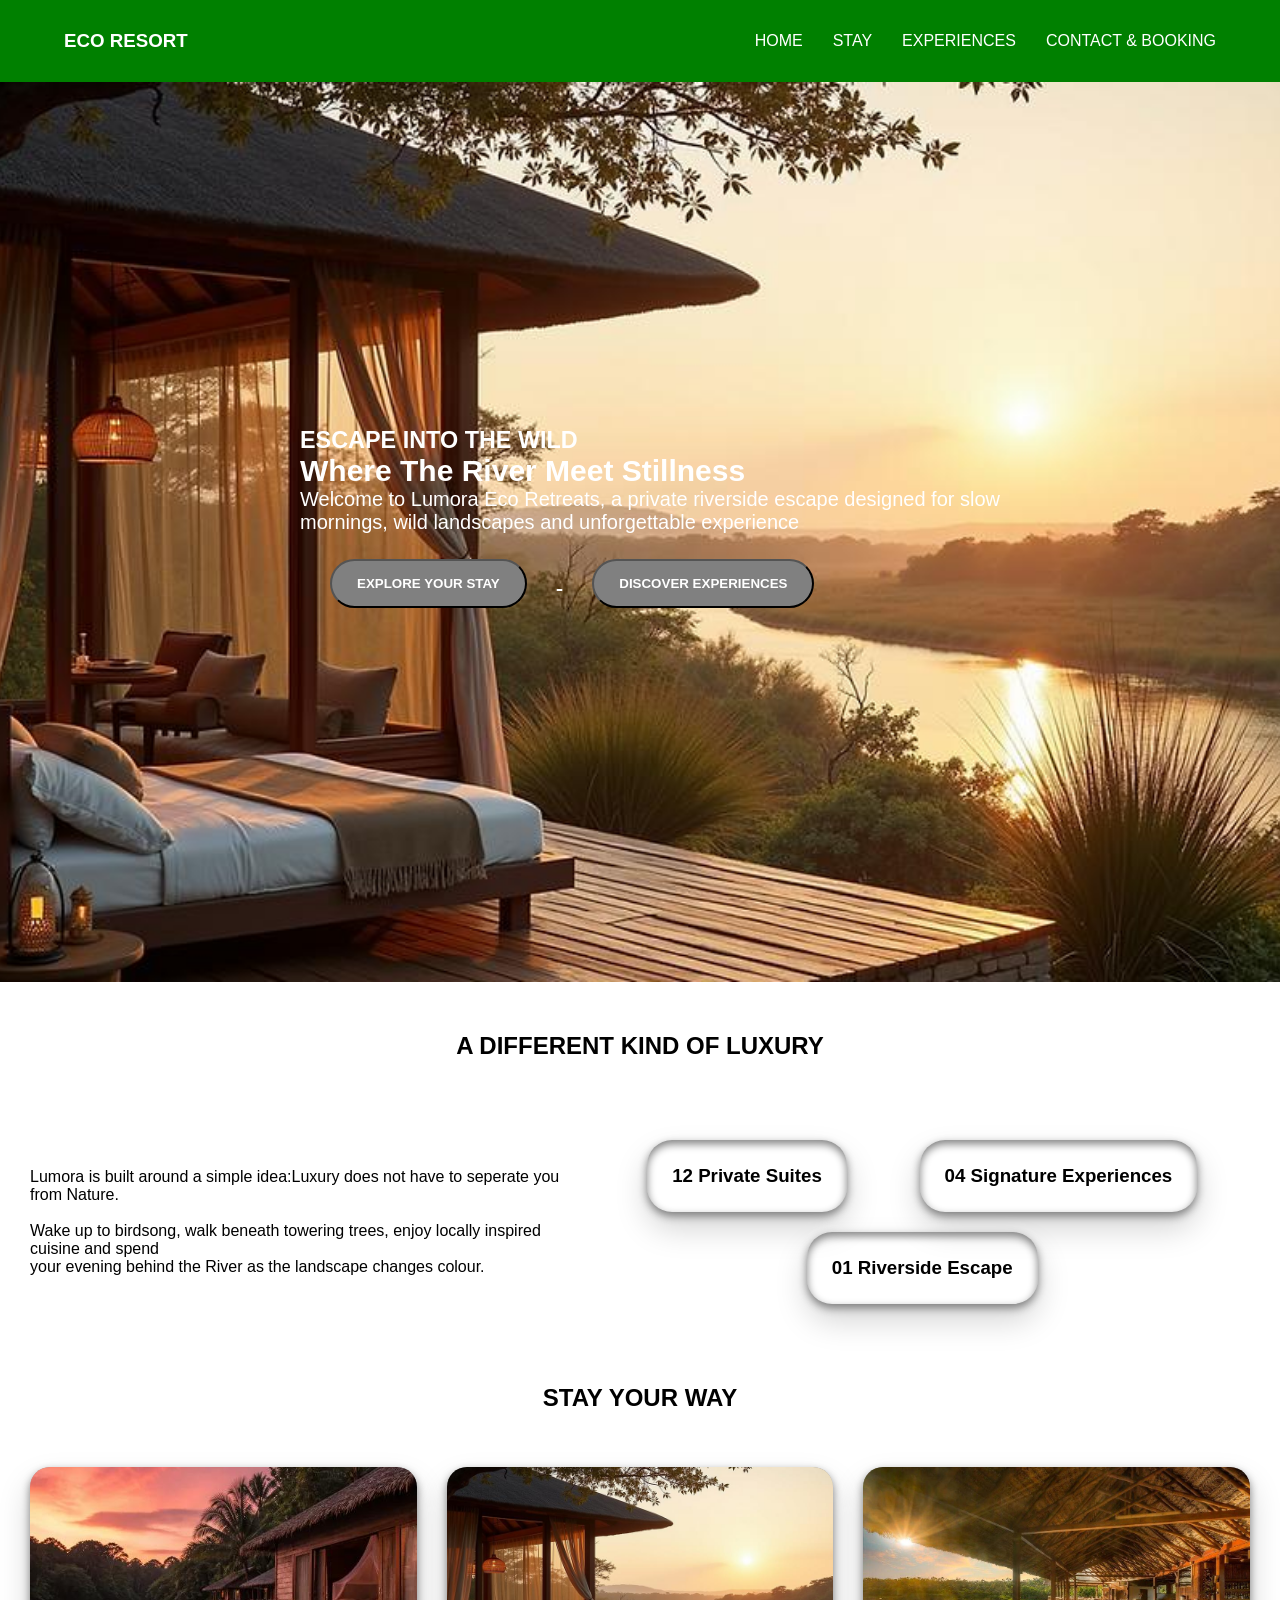
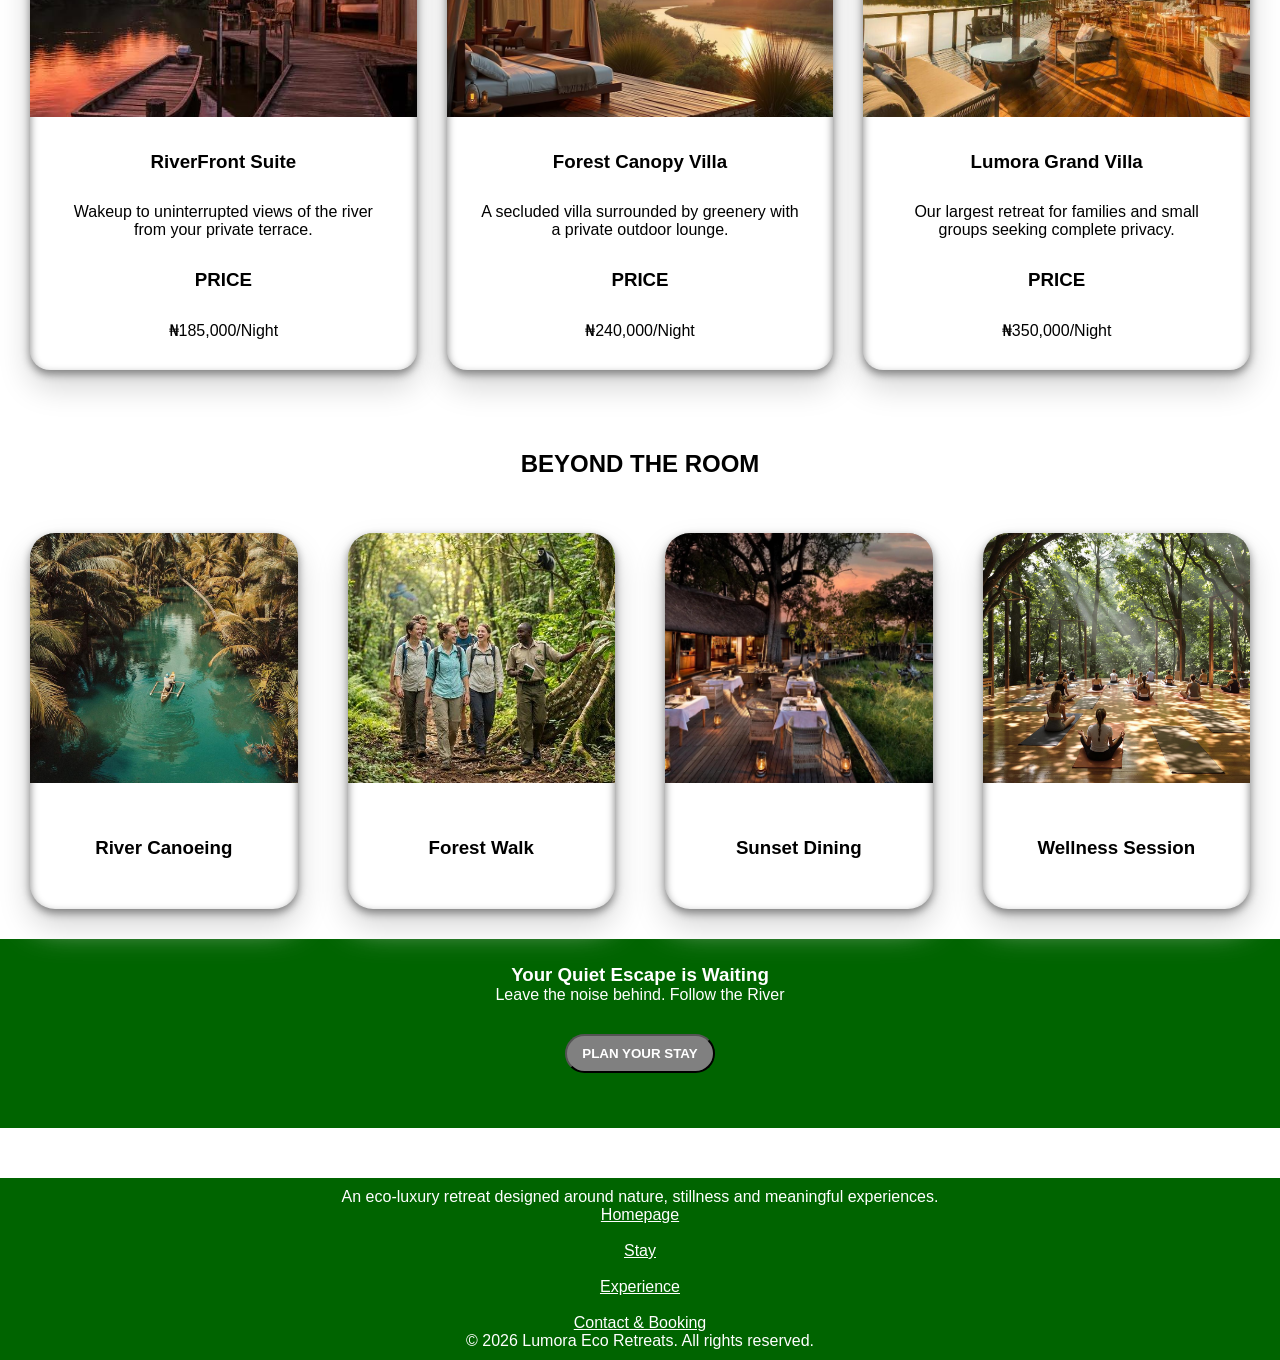
<file: index.html>
<!DOCTYPE html>
<html lang="en">
<head>
    <meta charset="UTF-8">
    <meta name="viewport" content="width=device-width, initial-scale=1.0">
    <title>Homepage</title>
    <link rel="stylesheet" href="style.css">
    
</head>
<body>
    <header class="eco-header">
        <h3 class="eco-logo">ECO RESORT</h3>
        <nav class="navbar">
            
            <a href="index.html">HOME</a>
            <a href="stay.html">STAY</a>
            <a href="experience.html">EXPERIENCES</a>
            <a href="contact.html">CONTACT & BOOKING</a>
        </nav>
        <details class="eco-menu">
                <summary class="hamburger">
                    <span></span>
                    <span></span>
                    <span></span>
                </summary>
                <nav class="nav-links">
                    <a href="index.html">HOME</a>
                    <a href="stay.html">STAY</a>
                    <a href="experience.html">EXPERIENCES</a>
                    <a href="contact.html">CONTACT & BOOKING</a>
                </nav>
            
            </details>
        
    </header>
    

    <main>
        <section class="home-hero">
            <div class="home-hero-content">
                <h3 class="home-hero-overlay">
                    ESCAPE INTO THE WILD
                </h3>
                <h2>Where The River Meet Stillness</h2>
                <p>
                    Welcome to Lumora Eco Retreats, a private riverside escape designed for slow<br>mornings, wild landscapes and unforgettable experience
                </p>
                
                <a href="stay.html">
                    <button class="button">
                    <b>EXPLORE YOUR STAY</b>
                </button>
                </a>
                <a href="experience.html">
                    <button class="button">
                    <b>DISCOVER EXPERIENCES</b>
                </button>
                </a>
            </div>
        </section>


        <h2 class="h2">A DIFFERENT KIND OF LUXURY</h2>

        <section class="luxury-section">
            <div>
                <p>
                    Lumora is built around a simple idea:Luxury does not have to seperate you from Nature.<br><br>
                
                    Wake up to birdsong, walk beneath  towering trees, enjoy locally inspired cuisine and spend <br>your evening behind the River as the landscape  changes colour.
                </p>
            </div>

            <div class="luxury">
                <div class="luxury1">
                    <h3>
                    12
                    Private Suites
                </h3>
                </div>
                <div class="luxury1">
                    <h3>
                    04
                    Signature Experiences
                </h3>
                </div>
                <div class="luxury1">
                    <h3>
                    01
                    Riverside Escape
                </h3>
                </div>
            </div>
        </section>

        <h2 class="h2">
            STAY YOUR WAY
        </h2>

        <section class="stay-section">
            
            
            <div class="card">
                <img src="/images/home4.jpg">
                <h3>
                    RiverFront Suite
                </h3>
                <p>
                    Wakeup to uninterrupted views of the river from your private terrace.
                </p>
                <h3>PRICE</h3>
                <p>
                    &#8358;185,000/Night
                </p>
            </div>

            <div class="card">
                <img src="/images/home2.jpg">
                <h3>
                    Forest Canopy Villa
                </h3>
                <p>
                    A secluded villa surrounded by greenery with a private outdoor lounge. 
                </p>
                <h3>PRICE</h3>
                <p>
                    &#8358;240,000/Night
                </p>
            </div>

            <div class="card">
                <img src="/images/home6.jpg">
                <h3>
                    Lumora Grand Villa
                </h3>
                <p>
                    Our largest retreat for families and small groups seeking complete privacy. 
                </p>
                <h3>PRICE</h3>
                <p>
                    &#8358;350,000/Night
                </p>
            </div>
            
        </section>

        <h2 class="h2">
            BEYOND THE ROOM
        </h2>

        <section class="experience-preview">
            <div class="experience-card">
                <img src="/images/home8.jpg">
                <h3>
                    River Canoeing
                </h3>
            </div>
            <div class="experience-card">
                <img src="/images/home7.jpg">
                <h3>
                    Forest Walk
                </h3>
            </div>

            <div class="experience-card">
                <img src="/images/home9.jpg">
                <h3>
                    Sunset Dining
                </h3>
            </div>

            <div class="experience-card">
                <img src="/images/home10.jpg">
                <h3>
                    Wellness Session
                </h3>
            </div>
        </section>

  

        <div class="footer-preview">
            <h3>
                Your Quiet Escape is Waiting
            </h3>
            <p>
                Leave the noise behind. Follow the River
                <br>
                
            </p>

            <a href="stay.html">
                <button id="button">
                <b>PLAN YOUR STAY</b>
            </button>
            </a>
        </div>

        <style>
           
        </style>

    </main>

    <footer>
        <div>
            <p>
                An eco-luxury retreat designed around nature, stillness and meaningful experiences.
            </p>
            <a href="index.html">Homepage</a><br><br>
                <a href="stay.html">Stay</a><br><br>
                <a href="experience.html">Experience</a><br><br>
                <a href="contact.html">Contact & Booking</a>
            <p>
                &copy; 2026 Lumora Eco Retreats.  All rights reserved.
            </p>
        </div>
        
    </footer>
</body>
</html>
</file>
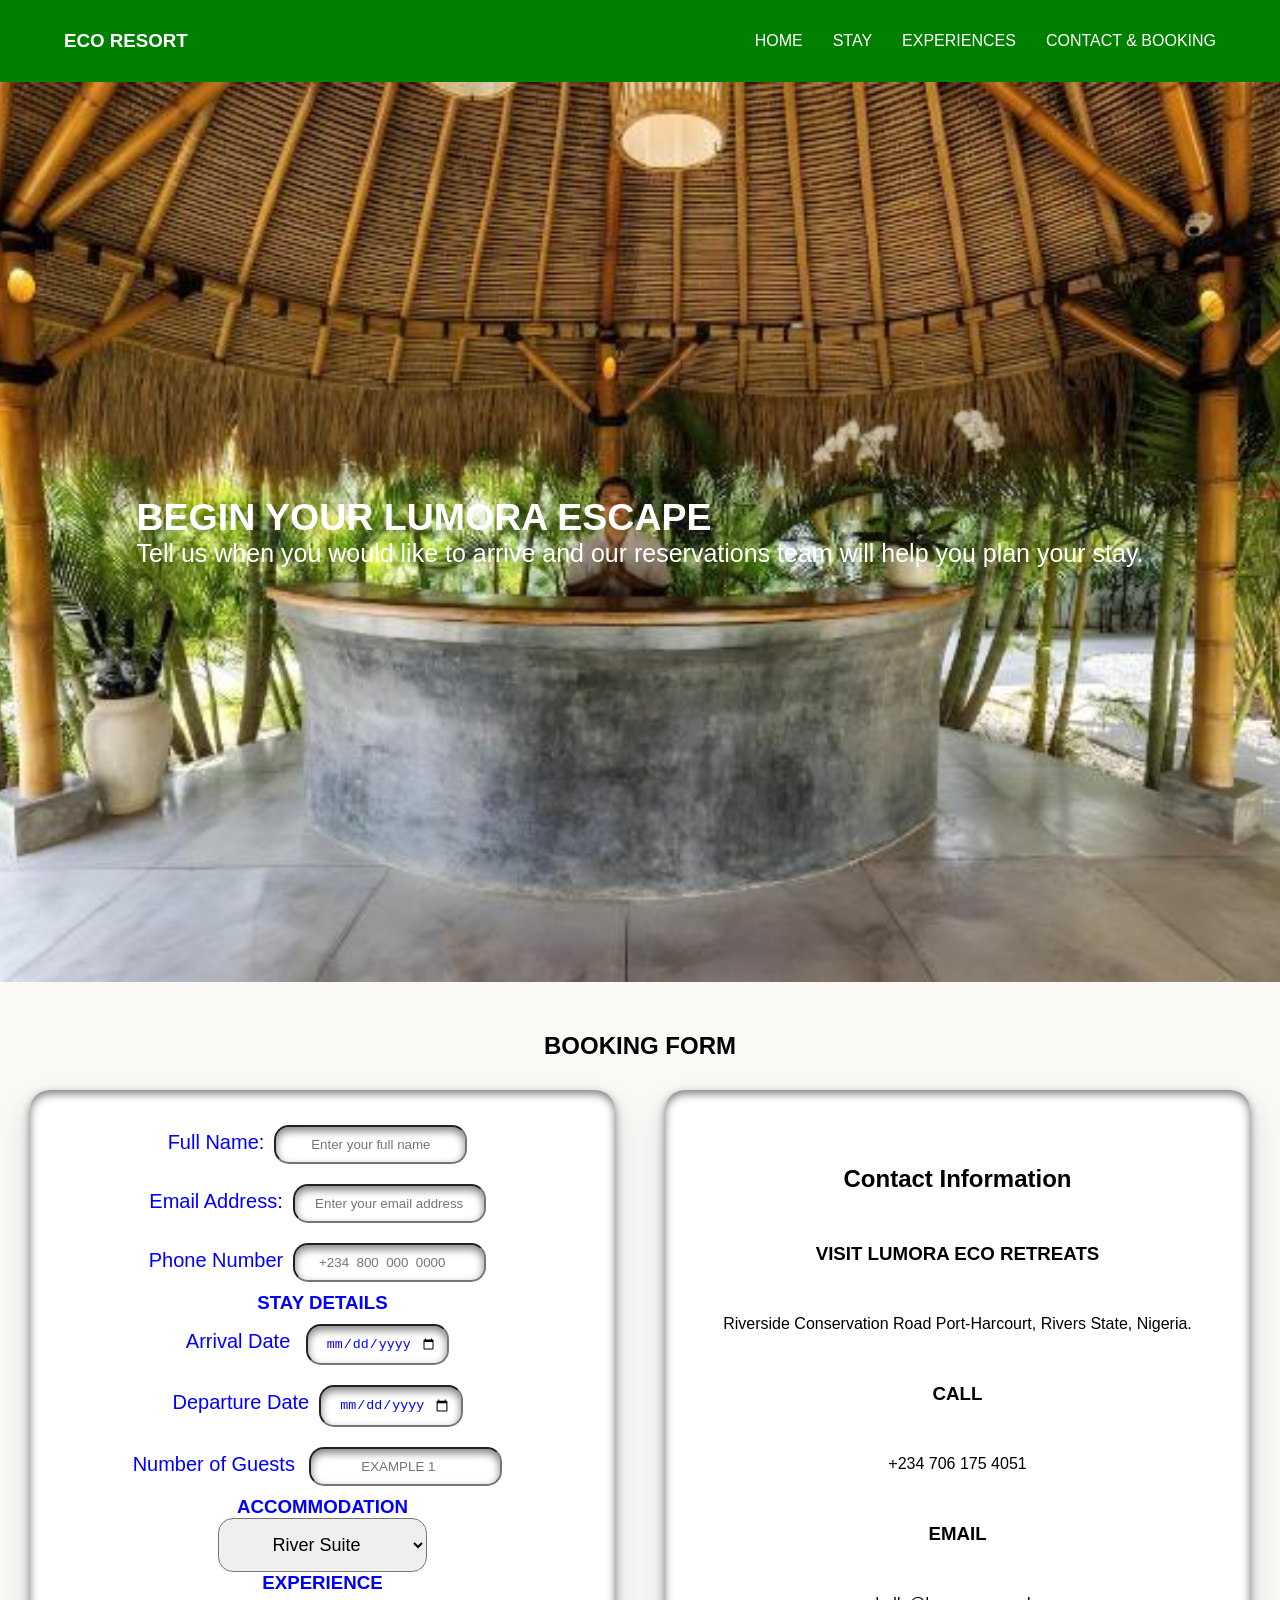
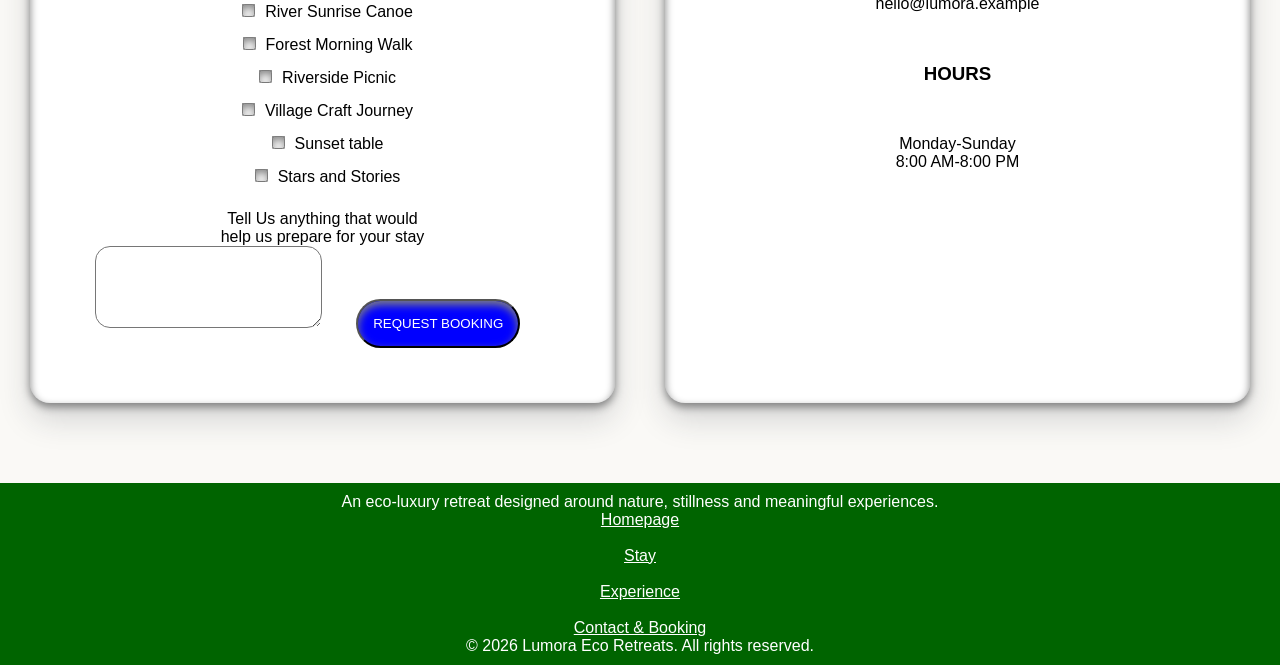
<file: contact.html>
<!DOCTYPE html>
<html lang="en">
<head>
    <meta charset="UTF-8">
    <meta name="viewport" content="width=device-width, initial-scale=1.0">
    <title>Homepage</title>
    <link rel="stylesheet" href="style.css">
</head>
<body>
     <header class="eco-header">
        <h3 class="eco-logo">ECO RESORT</h3>
        <nav class="navbar">
            
            <a href="index.html">HOME</a>
            <a href="stay.html">STAY</a>
            <a href="experience.html">EXPERIENCES</a>
            <a href="contact.html">CONTACT & BOOKING</a>
        </nav>
        <details class="eco-menu">
                <summary class="hamburger">
                    <span></span>
                    <span></span>
                    <span></span>
                </summary>
                <nav class="nav-links">
                    <a href="index.html">HOME</a>
                    <a href="stay.html">STAY</a>
                    <a href="experience.html">EXPERIENCES</a>
                    <a href="contact.html">CONTACT & BOOKING</a>
                </nav>
            
            </details>
        
    </header>

    

    <main>
        <section class="back">
        <section class="contact-hero">
            <div class="contact-hero-content">
                <h2>
                    BEGIN YOUR LUMORA ESCAPE
                </h2>

                <p>
                    Tell us when you would like to arrive and our reservations team will help you plan your stay.
                </p>

            </div>
        </section>

        <h2 class="h2">
            BOOKING FORM
        </h2>

        <section class="form-section">
            <form class="booking-form">
                <label>Full Name:</label><input type="text" placeholder="Enter your full name"><br>

                <label>Email Address:</label><input type="email" placeholder="Enter your email address"><br>

                <label>Phone Number</label><input type="number" placeholder="+234  800  000  0000">

                <h3 class="accommodate">
                    STAY DETAILS
                </h3>

                <label>
                    Arrival Date
                </label><input type="date" placeholder="Select Arrival Date"><br>

                <label>Departure Date</label><input type="date" placeholder="Select Departure Date"><br>

                <label>Number of Guests</label>
                <input type="number" list="numbers" placeholder="EXAMPLE 1">
                <datalist>
                    <select>
                        <option>1 Guest</option>
                        <option>2 Guests</option>
                        <option>3 Guests</option>
                        <option>4 Guests</option>
                        <option>5 Guests</option>
                        <option>6 Guests</option>
                    </select>
                </datalist>

                <h3 class="accommodate">
                    ACCOMMODATION
                </h3>

                <select>
                    <option>River Suite</option>
                    <option>Forest Canopy Villa</option>
                    <option>Lumora Grand Villa</option>
                </select>

                <h3 class="accommodate">
                    EXPERIENCE
                </h3>

                <input type="checkbox">River Sunrise Canoe<br>
                <input type="checkbox">Forest Morning Walk<br>
                <input type="checkbox">Riverside Picnic<br>
                <input type="checkbox">Village Craft Journey<br>
                <input type="checkbox">Sunset table<br>
                <input type="checkbox">Stars and Stories<br><br>

                Tell Us anything that would <br>help us prepare for your stay<br><textarea></textarea>

                <button>
                    REQUEST BOOKING
                </button>

            </form>

            <div class="contact-section">
                <h2>
                    Contact Information
                </h2>
                <h3>
                    VISIT LUMORA ECO RETREATS
                </h3>
                <p>
                    Riverside Conservation Road Port-Harcourt, Rivers State, Nigeria. 
                </p>
                <h3>
                    CALL
                </h3>
                <p>
                    +234  706  175  4051
                </p>
                <h3>
                    EMAIL
                </h3>
                <p>
                    hello@lumora.example
                </p>

                <h3>
                    HOURS
                </h3>
                <p>
                    Monday-Sunday <br>
                    8:00 AM-8:00 PM
                </p>
            </div>

        </section>

        
    </section>
    </main>
        
    <footer>
        <div>
            <p>
                An eco-luxury retreat designed around nature, stillness and meaningful experiences.
            </p>
            <a href="index.html">Homepage</a><br><br>
                <a href="stay.html">Stay</a><br><br>
                <a href="experience.html">Experience</a><br><br>
                <a href="contact.html">Contact & Booking</a>
            <p>
                &copy; 2026 Lumora Eco Retreats.  All rights reserved.
            </p>
        </div>
        <style>
            footer{
                text-align: center;
                padding: 10px;
                background-color: darkgreen;
                color: white;
            }
            a{
                color: white;
            }
        </style>
    </footer>
</body>
</html>
</file>
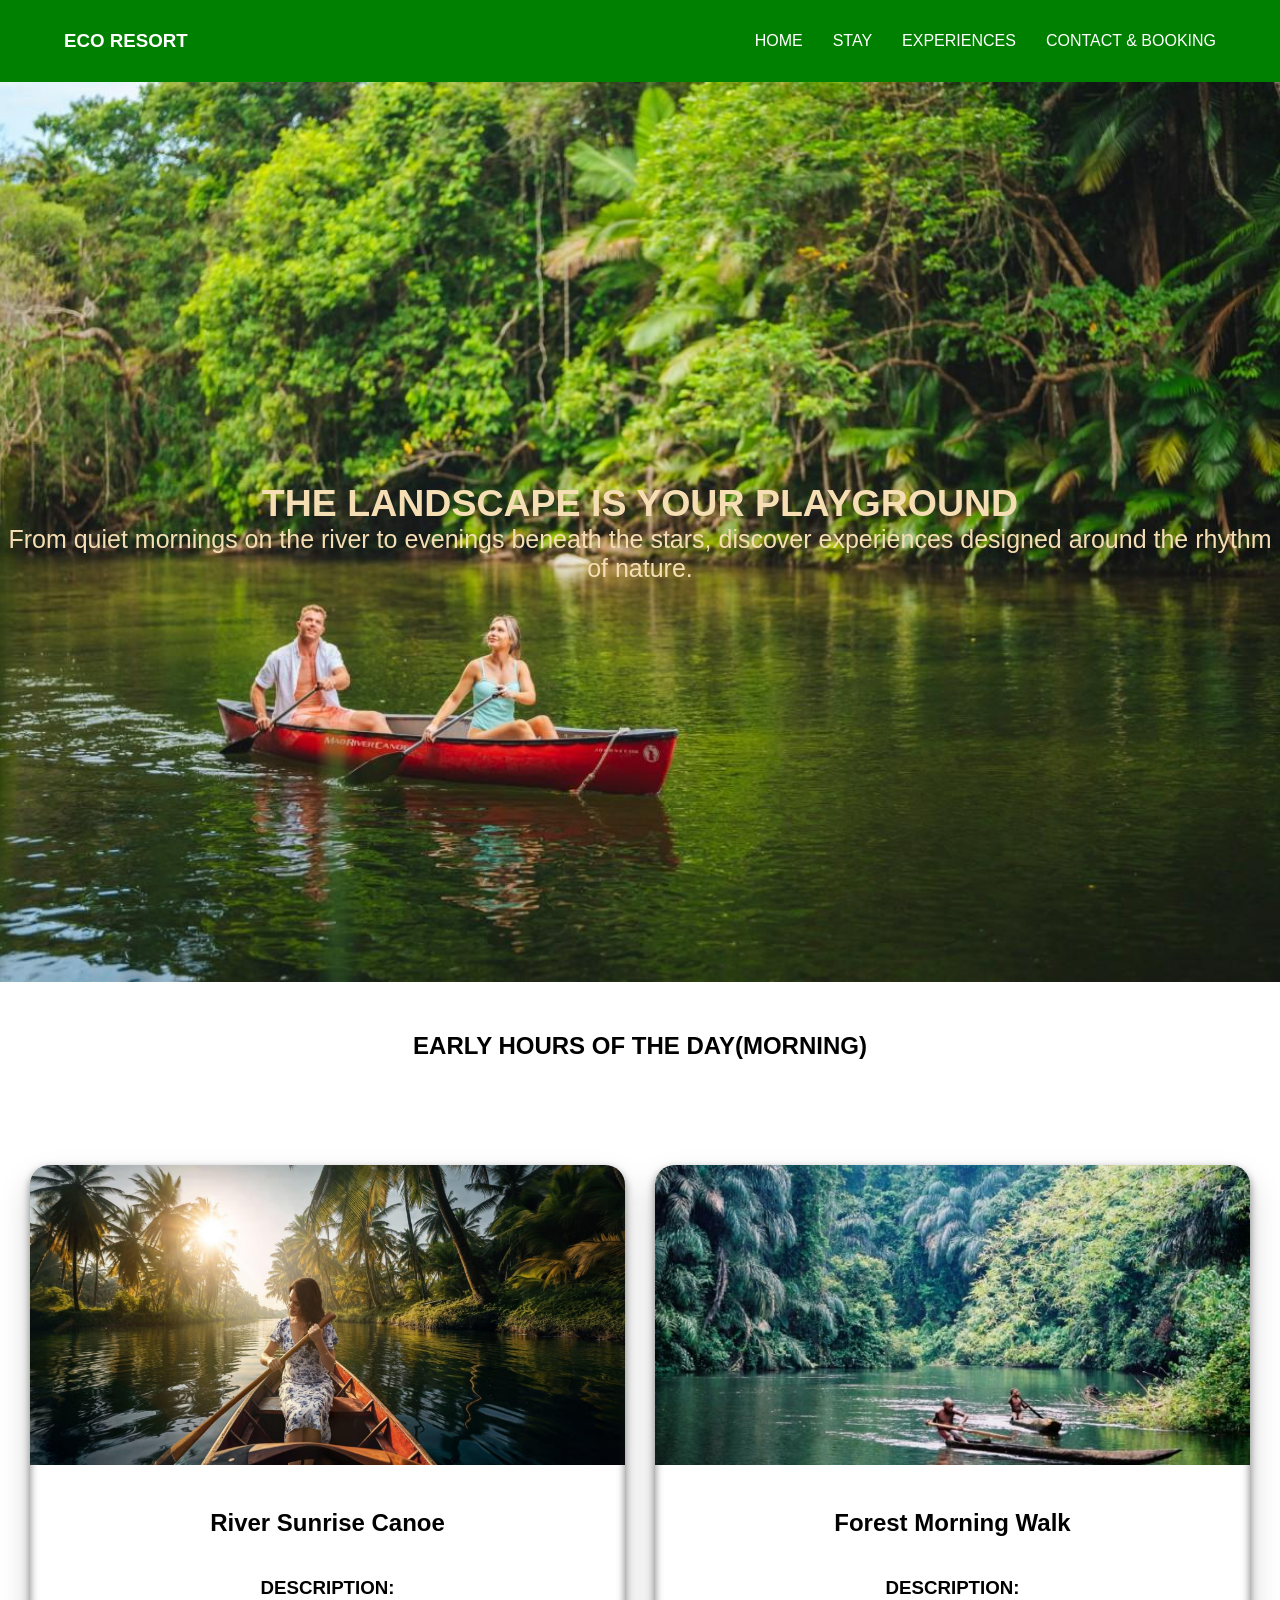
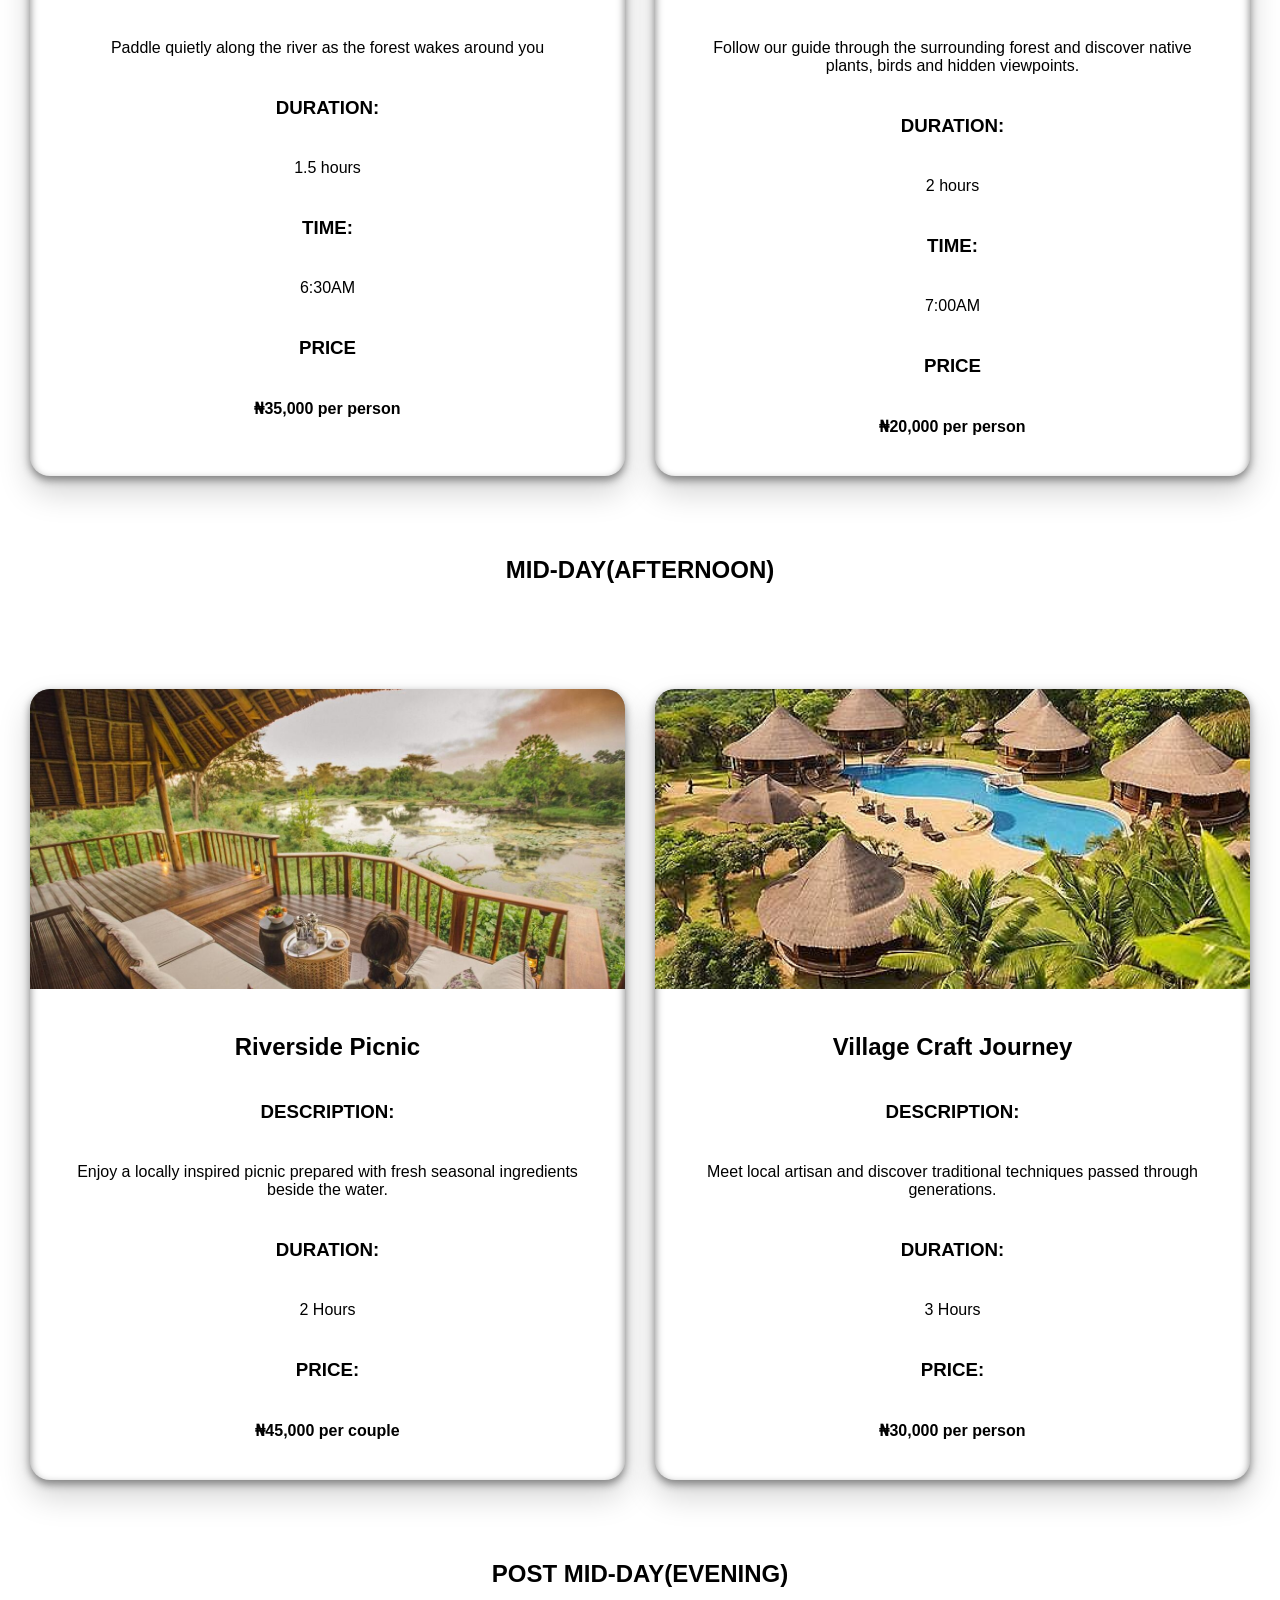
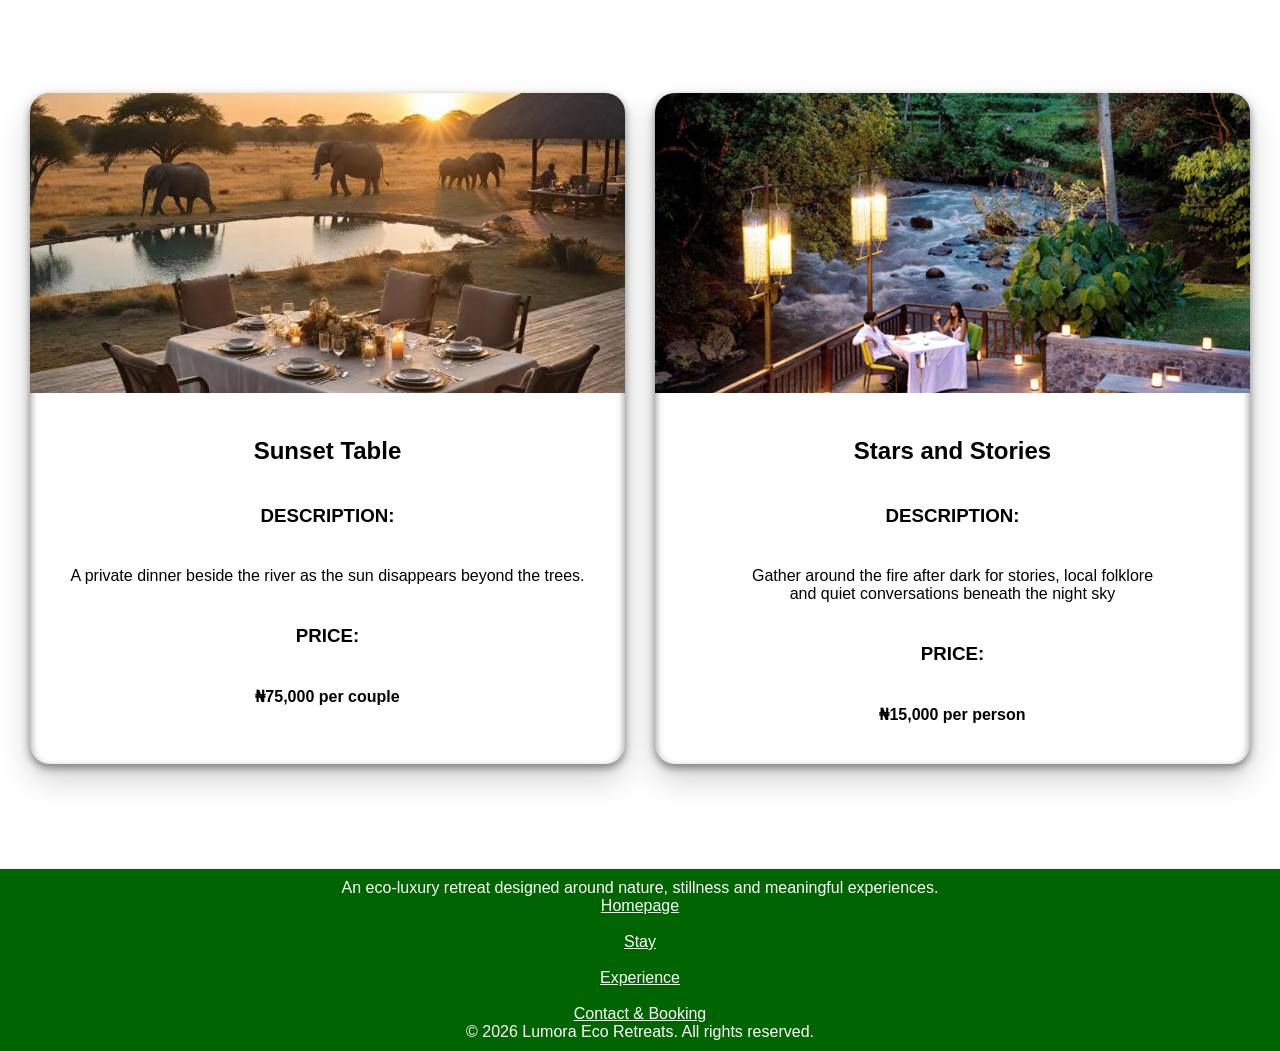
<file: experience.html>
<!DOCTYPE html>
<html lang="en">
<head>
    <meta charset="UTF-8">
    <meta name="viewport" content="width=device-width, initial-scale=1.0">
    <title>Experience Page</title>
    <link rel="stylesheet" href="style.css">
</head>
<body>
     <header class="eco-header">
        <h3 class="eco-logo">ECO RESORT</h3>
        <nav class="navbar">
            
            <a href="index.html">HOME</a>
            <a href="stay.html">STAY</a>
            <a href="experience.html">EXPERIENCES</a>
            <a href="contact.html">CONTACT & BOOKING</a>
        </nav>
        <details class="eco-menu">
                <summary class="hamburger">
                    <span></span>
                    <span></span>
                    <span></span>
                </summary>
                <nav class="nav-links">
                    <a href="index.html">HOME</a>
                    <a href="stay.html">STAY</a>
                    <a href="experience.html">EXPERIENCES</a>
                    <a href="contact.html">CONTACT & BOOKING</a>
                </nav>
            
            </details>
        
    </header>
    <main>
        <section class="experience-hero">
            <div class="experience-hero-content">
                <h2>
                    THE LANDSCAPE IS YOUR PLAYGROUND
                </h2>
                <p>
                    From quiet mornings on the river to evenings beneath the stars, discover experiences designed around the rhythm of nature.
                </p>
            </div>
        </section>

        <h2 class="h2">
            EARLY HOURS OF THE DAY(MORNING)
        </h2>

        <section class="experiences">
            
            <div class="morning-experiences">
                <img src="/images/experience2.jpg" alt="morning experience">

                <h2>
                    River Sunrise Canoe
                </h2>

                <h3>
                    DESCRIPTION:
                </h3>
                <p>
                    
                        Paddle quietly along the river as the forest wakes around you
                    
                </p>
                <h3>
                    DURATION:
                </h3>
                <p>
                    
                    1.5 hours
                    
                </p>
                <h3>
                    TIME:
                </h3>
                <p>
                    
                    6:30AM
                    
                </p>
                <h3>
                    PRICE
                </h3>
                <p>
                    <b>
                        &#8358;35,000 per person
                    </b>
                </p>
            </div>

            <div class="morning-experiences">

                <img src="/images/experience1.jpg" alt="morning experience 2">

                <h2>
                    Forest Morning Walk
                </h2>

                <h3>
                    DESCRIPTION:
                </h3>
                <p>
                    
                    Follow our guide through the surrounding forest and discover native plants, birds and hidden viewpoints.
                    
                </p>
                <h3>
                    DURATION:
                </h3>
                <p>
                    
                        2 hours
                    
                </p>
                <h3>
                    TIME:
                </h3>
                <p>
                
                    7:00AM
                    
                </p>
                <h3>
                    PRICE
                </h3>
                <p>
                
                    <b>
                        &#8358;20,000 per person
                    </b>
                    
                </p>
            </div>

        </section>

        <h2 class="h2">
            MID-DAY(AFTERNOON)
        </h2>

        <section class="afternoon-experiences">
            <div class="afternoon-experiences-card">
                <img src="/images/experience3.jpg" alt="afternoon-experience1">

                <h2>
                    Riverside Picnic
                </h2>

                <h3>
                    DESCRIPTION:
                </h3>

                <p>
                    Enjoy a locally inspired picnic prepared with fresh seasonal ingredients beside the water. 
                </p>

                <h3>
                    DURATION:
                </h3>

                <p>
                    2 Hours
                </p>

                <h3>
                    PRICE:
                </h3>

                <p>
                    <b>
                        &#8358;45,000 per couple
                    </b>
                </p>

            </div>

            <div class="afternoon-experiences-card">
                <img src="/images/experience6.jpg" alt="afternoon-experience1">

                <h2>
                    Village Craft Journey
                </h2>

                <h3>
                    DESCRIPTION:
                </h3>

                <p>
                    Meet local artisan and discover traditional techniques passed through generations.
                </p>

                <h3>
                    DURATION:
                </h3>

                <p>
                    3 Hours
                </p>

                <h3>
                    PRICE:
                </h3>

                <p>
                    <b>
                        &#8358;30,000 per person
                    </b>
                </p>

            </div>

        </section>


        <h2 class="h2">
            POST MID-DAY(EVENING)
        </h2>

        <section class="evening-experience">
            <div class="evening-experiences">
                <img src="/images/experience9.jpg" alt="Evening experience ">

                <h2>
                    Sunset Table
                </h2>

                <h3>
                    DESCRIPTION:
                </h3>

                <p>
                    A private dinner beside the river as the sun disappears beyond the trees.
                </p>

                <h3>
                    PRICE:
                </h3>

                <p>
                    <b>
                        &#8358;75,000 per couple
                    </b>
                </p>

            </div>

            <div class="evening-experiences">
                <img src="/images/experience7.jpg" alt="Evening-Experience 2">

                <h2>
                    Stars and Stories
                </h2>

                <h3>
                    DESCRIPTION:
                </h3>

                <p>
                    Gather around the fire after dark for stories, local folklore <br> and quiet conversations beneath the night sky
                </p>

                <h3>
                    PRICE:
                </h3>

                <p>
                    <b>
                        &#8358;15,000 per person
                    </b>
                </p>

            </div>

        </section>

        
        
    </main>

     <footer>
        <div>
            <p>
                An eco-luxury retreat designed around nature, stillness and meaningful experiences.
            </p>
            <a href="index.html">Homepage</a><br><br>
                <a href="stay.html">Stay</a><br><br>
                <a href="experience.html">Experience</a><br><br>
                <a href="contact.html">Contact & Booking</a>
            <p>
                &copy; 2026 Lumora Eco Retreats.  All rights reserved.
            </p>
        </div>
        <style>
            footer{
                text-align: center;
                padding: 10px;
                background-color: darkgreen;
                color: white;
            }
            a{
                color: white;
            }
        </style>
    </footer>
</body>
</html>
</file>
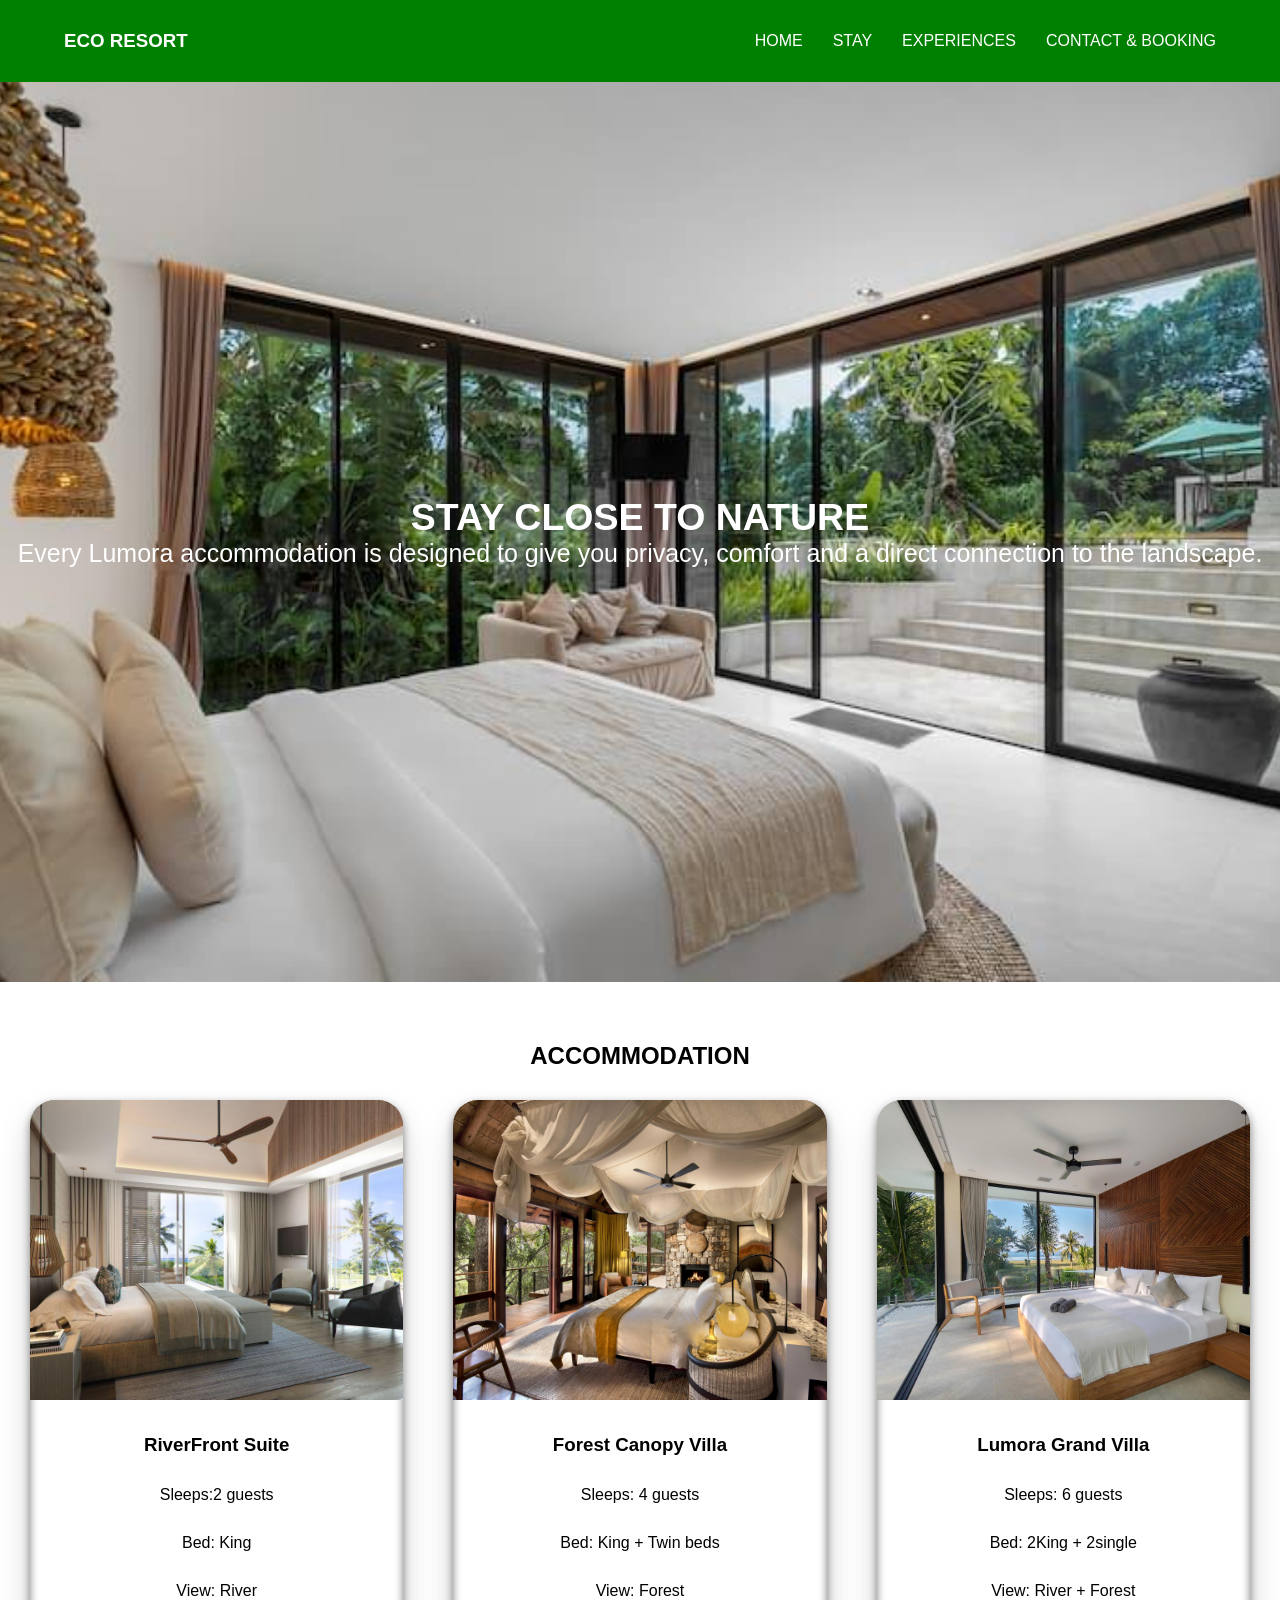
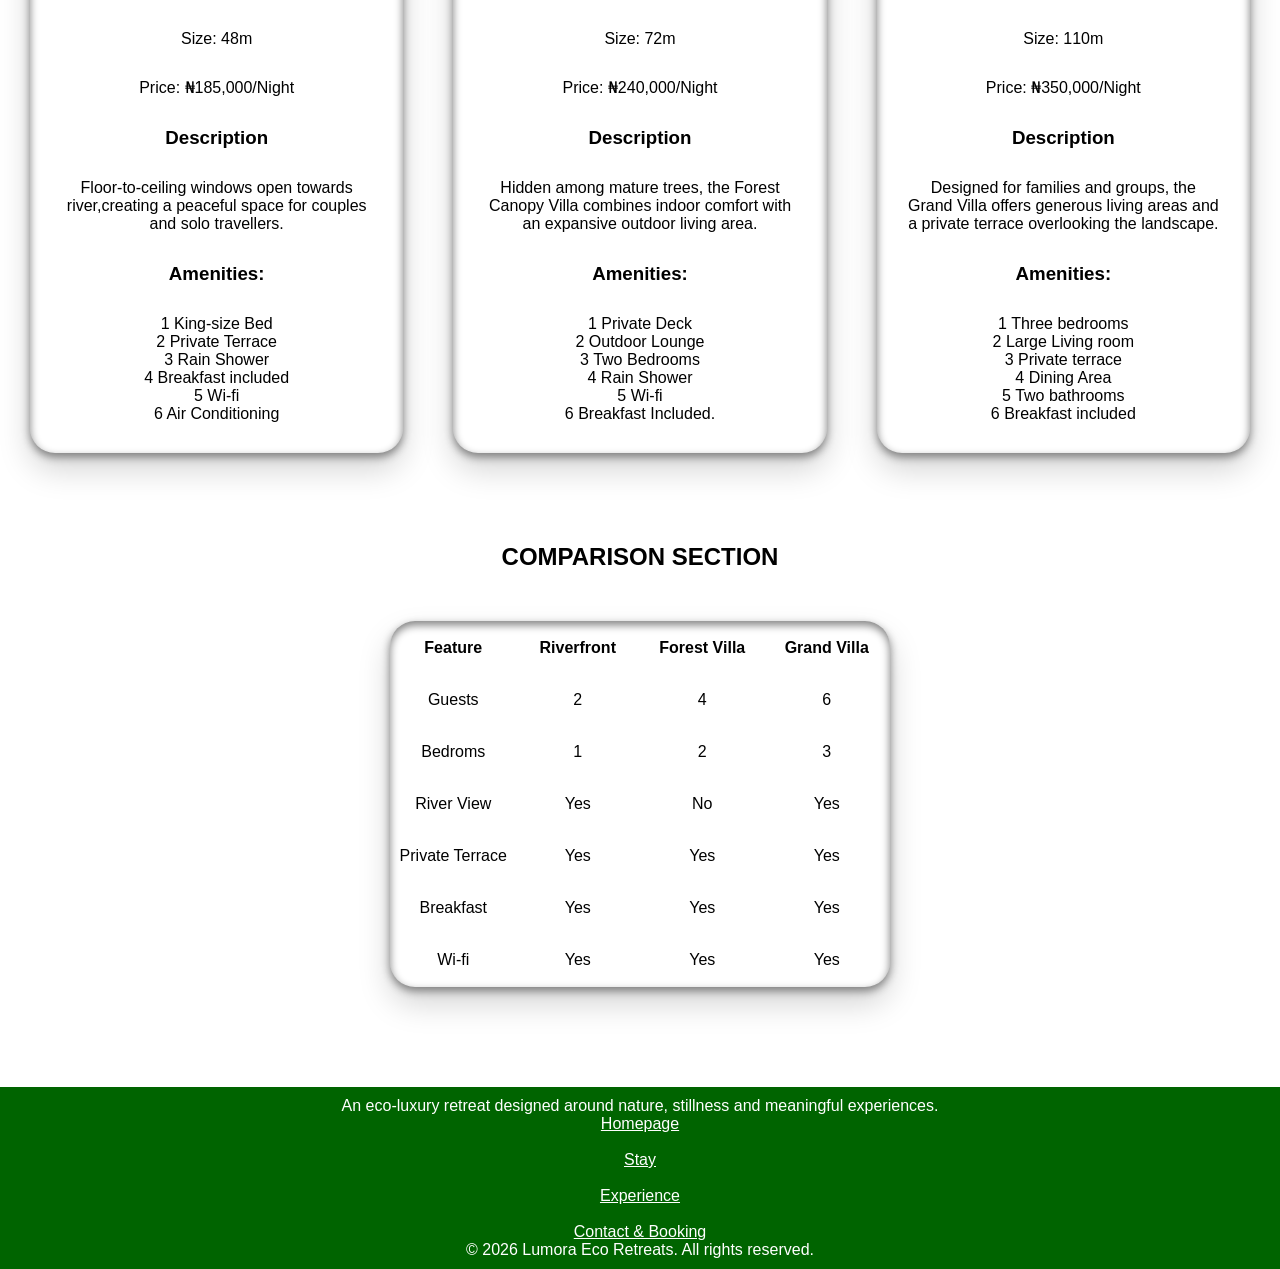
<file: stay.html>
<!DOCTYPE html>
<html lang="en">
<head>
    <meta charset="UTF-8">
    <meta name="viewport" content="width=device-width, initial-scale=1.0">
    <title>StayPage</title>
    <link rel="stylesheet" href="style.css">
</head>
<body>
     <header class="eco-header">
        <h3 class="eco-logo">ECO RESORT</h3>
        <nav class="navbar">
            
            <a href="index.html">HOME</a>
            <a href="stay.html">STAY</a>
            <a href="experience.html">EXPERIENCES</a>
            <a href="contact.html">CONTACT & BOOKING</a>
        </nav>
        <details class="eco-menu">
                <summary class="hamburger">
                    <span></span>
                    <span></span>
                    <span></span>
                </summary>
                <nav class="nav-links">
                    <a href="index.html">HOME</a>
                    <a href="stay.html">STAY</a>
                    <a href="experience.html">EXPERIENCES</a>
                    <a href="contact.html">CONTACT & BOOKING</a>
                </nav>
            
            </details>
        
    </header>

    

    <main>
        <section class="stay-hero">
            <div class="stay-hero-overlay">
                <h2>
                    STAY CLOSE TO NATURE
                </h2>
                <p>
                    Every Lumora accommodation is designed to give you privacy, comfort and a direct connection to the landscape.
                </p>
            </div>
        </section>

        <h2 class="accommodation-title">
                ACCOMMODATION
            </h2>

        <section class="accommodation-section">
            
            <div class="accommodation-cards">
                <img  src="/images/stay1.jpg" alt="accommodation card image 1">
                <h3>
                    RiverFront Suite
                </h3>
                <p>Sleeps:2 guests</p>
                <p>Bed:  King</p>
                <p>View:  River</p>
                <p>Size:  48m</p>
                <p>Price:  &#8358;185,000/Night</p>
                <h3>Description</h3>
                <p>
                    Floor-to-ceiling windows open towards river,creating a peaceful space for couples and solo travellers.
                </p>
                <h3>Amenities:</h3>
                <p>
                    1 King-size Bed<br>
                    2 Private Terrace<br>
                    3 Rain Shower<br>
                    4 Breakfast included<br>
                    5 Wi-fi<br>
                    6 Air Conditioning
                </p>
            </div>

            <div class="accommodation-cards">
                <img  src="/images/stay5.jpg" alt="accommodation card image 5">
                <h3>
                    Forest Canopy Villa
                </h3>
                <p>Sleeps: 4 guests</p>
                <p>Bed:  King + Twin beds</p>
                <p>View:  Forest</p>
                <p>Size:  72m</p>
                <p>Price:  &#8358;240,000/Night</p>
                <h3>Description</h3>
                <p>
                    Hidden among mature trees, the Forest Canopy Villa combines indoor comfort with an expansive outdoor living area. 
                </p>
                <h3>Amenities:</h3>
                <p>
                    1 Private Deck<br>
                    2 Outdoor Lounge<br>
                    3 Two Bedrooms<br>
                    4 Rain Shower<br>
                    5 Wi-fi<br>
                    6 Breakfast Included.
                </p>
            </div>

            <div class="accommodation-cards">
                <img  src="/images/stay3.jpg" alt="accommodation card image 1">
                <h3>
                    Lumora Grand Villa
                </h3>
                <p>Sleeps: 6 guests</p>
                <p>Bed: 2King + 2single</p>
                <p>View: River + Forest</p>
                <p>Size:  110m</p>
                <p>Price:  &#8358;350,000/Night</p>
                <h3>Description</h3>
                <p>
                    Designed for families and groups, the Grand Villa offers generous living areas and a private terrace overlooking the landscape.
                </p>
                <h3>Amenities:</h3>
                <p>
                    1 Three bedrooms<br>
                    2 Large Living room<br>
                    3 Private terrace<br>
                    4 Dining Area<br>
                    5 Two bathrooms<br>
                    6 Breakfast included
                </p>
            </div>
        </section>

       

        <h2 class="accommodation-title">
            COMPARISON SECTION
        </h2>        

        <section class="table-section">
            <table>
                <tr>
                    <th>Feature</th>
                    <th>Riverfront</th>
                    <th>Forest Villa</th>
                    <th>Grand Villa</th>
                </tr>
                <tr>
                    <td>Guests</td>
                    <td>2</td>
                    <td>4</td>
                    <td>6</td>
                </tr>
                <tr>
                    <td>Bedroms</td>
                    <td>1</td>
                    <td>2</td>
                    <td>3</td>
                </tr>
                <tr>
                    <td>River View</td>
                    <td>Yes</td>
                    <td>No</td>
                    <td>Yes</td>
                </tr>
                <tr>
                    <td>Private Terrace</td>
                    <td>Yes</td>
                    <td>Yes</td>
                    <td>Yes</td>
                </tr>
                <tr>
                    <td>Breakfast</td>
                    <td>Yes</td>
                    <td>Yes</td>
                    <td>Yes</td>
                </tr>
                <tr>
                    <td>Wi-fi</td>
                    <td>Yes</td>
                    <td>Yes</td>
                    <td>Yes</td>
                </tr>
            </table>
        </section>

    </main>

    <footer>
        <div>
            <p>
                An eco-luxury retreat designed around nature, stillness and meaningful experiences.
            </p>
            <a href="index.html">Homepage</a><br><br>
                <a href="stay.html">Stay</a><br><br>
                <a href="experience.html">Experience</a><br><br>
                <a href="contact.html">Contact & Booking</a>
            <p>
                &copy; 2026 Lumora Eco Retreats.  All rights reserved.
            </p>
        </div>
        <style>
            footer{
                text-align: center;
                padding: 10px;
                background-color: darkgreen;
                color: white;
            }
            a{
                color: white;
            }
        </style>
    </footer>
</body>
</html>
</file>
<file: style.css>
/*=====================NAV=====================*/

/*===============HEADER & NAVBAR===============*/

*{
    margin: 0;
    padding: 0;
    box-sizing: border-box;
}
body{
        font-family: sans-serif, poppins;
    }
.eco-header{
    display: flex;
    justify-content: space-between;
    align-items: center;
    padding: 30px 5%;
    background-color: green;
}
.eco-header h3{
    color: white;
}
.navbar{
    display: flex;
    gap: 30px;
}
.navbar a,.nav-links a{
    text-decoration: none;
}
.eco-menu{
    display: none;
}
.eco-menu summary{
    list-style: none;
    cursor: pointer;
}
.hamburger span{
    display: block;
    width: 30px;
    height: 3px;
    margin-top: 5px;
    background-color: black;
}
@media(max-width: 768px){
    .navbar{
        display: none;
    }
    .eco-menu{
        display: block;
        position: relative;
    }
    .nav-links{
        display: flex;
        flex-direction: column;
        gap: 50px;
        padding: 75px;
        width: 250px;
        position: absolute;
        top: calc(100% 20px);
        right: -16px;
        background-color: green;
    }
}

/*================HOME CONTENT=================*/

/*===================HERO======================*/

.home-hero{
    width: 100%;
    height: 100vh;
    background-image:url("/images/home2.jpg");
    background-size: cover;
    background-position: center;
    display: flex;
    justify-content: center;
    align-items: center;
    margin-left: 0px;
}
.home-hero-content{
    text-align: left;
    color: white;
    font-size: 20px;
    margin-left: 20px;
}
.button{
    padding: 15px 25px;
    margin-top: 25px;
    border-radius: 50px;
    background-color: gray;
    color: white;
}
@media(max-width: 480px){
    .home-hero-content{
        text-align: left;
        color: white;
        font-size: 15px;
    }
}

/*========A DIFFERENT KIND OF LUXURY===========*/

.luxury-section{
    display: flex;
    justify-content: space-between;
    margin-top: 50px;
    align-items: center;
    padding: 30px;
}
.luxury{
    display:flex;
    flex-wrap: wrap;
    justify-content: space-evenly;
    gap: 20px;
}
.luxury1{
    border: 0 solid transparent;
    padding: 25px;
    text-align: center;
    border-radius: 25px;
    box-shadow: inset 0 4px 8px gray, 0 4px 8px gray, 0 16px 32px lightgray;
}

/*================STAY YOUR WAY================*/

.stay-section{
    display: grid;
    grid-template-columns: repeat(auto-fit, minmax(240px, 1fr));
    gap: 30px;
    padding: 30px;
}
.h2{
    margin-top: 50px;
    text-align: center;
}
.card{
    overflow: hidden;
    margin-top: 25px;
    border: 0 solid transparent;
    border-radius: 20px;
    text-align: center;
    box-shadow: inset 0 4px 8px gray, 0 4px 8px gray, 0 16px 32px lightgray;
}
.card h3,.card p{
    margin: 30px;
}
.card img{
    width: 100%;
    height: 250px;
    object-fit: cover;
}

/*=============BEYOND THE ROOM=================*/

.experience-preview{
    display: grid;
    grid-template-columns: repeat(auto-fit, minmax(250px, 1fr));
    gap: 50px;
    padding: 30px;
}
.experience-card{
    margin-top: 25px;
    border: 0 solid transparent;
    border-radius: 25px;
    overflow: hidden;
    text-align: center;
    box-shadow: inset 0 4px 8px gray, 0 4px 8px gray, 0 16px 32px lightgray;
}
.experience-card img{
    width: 100%;
    height: 250px;
    object-fit: cover;
}
.experience-card h3{
    margin: 50px;
}

/*=========YOUR QUIET ESCAPE IS WAITING=======*/

.footer-preview{
    display: flex;
    text-align: center;
    flex-direction: column;
    color: white;
    background-color: darkgreen;
    margin-bottom: 50px;
    padding: 25px;
}
#button{
    padding: 10px 15px;
    border-radius: 50px;
    background-color: gray;
    color: white;
}

/*====================FOOTER===================*/
footer{
    text-align: center;
    padding: 10px;
    background-color: darkgreen;
    color: white;
}
a{
    color: white;
}

/*===================STAY======================*/

/*================STAY HERO====================*/

.stay-hero{
    display: flex;
    justify-content: center;
    align-items: center;
    background-image: url("/images/stay6.jpg");
    background-size: cover;
    background-position: center;
    width: 100%;
    height: 100vh;
}
.stay-hero-overlay{
    text-align: center;
    font-family: sans-serif, poppins;
    font-size: 25px;
    color: white;
}

/*================ACCOMMODATION================*/

.accommodation-title{
    text-align: center;
    margin-top: 60px;
}
.accommodation-section{
    display: grid;
    grid-template-columns: repeat(auto-fit, minmax(250px, 1fr));
    padding: 30px;
    gap: 50px;
}
.accommodation-cards{
    overflow: hidden;
    text-align: center;
    border: 0 solid transparent;
    border-radius: 25px;
    box-shadow: inset 0 4px 8px gray, 0 4px 8px gray, 0  16px 32px lightgray;
}
.accommodation-cards img{
    width: 100%;
    height: 300px;
    object-fit: cover;
}
.accommodation-cards h3,.accommodation-cards p{
    margin:30px;
}

/*=============COMPARISON SECTION==============*/

.table-section{
    display: flex;
    justify-content: center;
    align-items: center;
    margin-bottom: 100px;
}
table{
    text-align: center;
    border: 0 solid transparent;
    width: 500px;
    border-radius: 25px;
    box-shadow: inset 0 4px 8px gray, 0 4px 8px gray, 0 16px 32px lightgray;
    margin-top: 50px;
}
th{
    width: 100px;
    height: 50px;
}
td{
    width: 100px;
    height: 50px;
}

/*==============EXPERIENCE PAGE================*/

/*================HERO SECTION=================*/

.experience-hero{
    background-image: url("/images/experience5.jpg");
    background-position: center;
    background-size: cover;
    width: 100%;
    height: 100vh;
    display: flex;
    justify-content: center;
    align-items: center;
}
.experience-hero-content{
    color: wheat;
    text-align: center;
    font-size: 25px;
}

/*=======EARLY HOURS OF THE DAY(MORNING)=======*/

.experiences{
    display: grid;
    grid-template-columns: repeat(auto-fit, minmax(240px, 1fr));
    gap: 30px;
    padding: 30px;
}
.morning-experiences{
    overflow: hidden;
    border: 0 solid transparent;
    border-radius: 20px;
    margin-top: 75px;
    text-align: center;
    box-shadow: inset 0 4px 8px gray, 0 4px 8px gray, 0 16px 32px lightgray;
}
            
.morning-experiences img{
    width: 100%;
    height: 300px;
    object-fit: cover;
}
.morning-experiences  h2,.morning-experiences  h3,.morning-experiences  p{
    margin: 40px;
}

/*=============MID-DAY(AFTERNOON)==============*/

.afternoon-experiences{
    display: grid;
    grid-template-columns: repeat(auto-fit, minmax(240px, 1fr));
    gap: 30px;
    padding: 30px;
}
.afternoon-experiences-card{
    overflow: hidden;
    border: 0 solid transparent;
    border-radius: 20px;
    margin-top: 75px;
    text-align: center;
    box-shadow: inset 0 4px 8px gray, 0 4px 8px gray, 0 16px 32px lightgray;
}
            
.afternoon-experiences-card img{
    width: 100%;
    height: 300px;
    object-fit: cover;
}
.afternoon-experiences-card  h2,.afternoon-experiences-card  h3,.afternoon-experiences-card  p{
    margin: 40px;
}

/*===========POST MID-DAY(AFTERNOON)===========*/

.evening-experience{
    display: grid;
    grid-template-columns: repeat(auto-fit, minmax(240px, 1fr));
    gap: 30px;
    padding: 30px;
}
.evening-experiences{
    overflow: hidden;
    border: 0 solid transparent;
    border-radius: 20px;
    margin-top: 75px;
    margin-bottom: 75px;
    text-align: center;
    box-shadow: inset 0 4px 8px gray, 0 4px 8px gray, 0 16px 32px lightgray;
}
            
.evening-experiences img{
    width: 100%;
    height: 300px;
    object-fit: cover;
}
.evening-experiences  h2,.evening-experiences  h3,.evening-experiences  p{
    margin: 40px;
}

/*============ CONTACT & BOOKING ==============*/

/*=================HERO SECTION================*/

.contact-hero{
    display: flex;
    justify-content: center;
    align-items: center;
    background-image: url("/images/contact1.jpg");
    background-position: center;
    background-size: cover;
    width: 100%;
    height: 100vh;
}
.contact-hero-content{
    color: white;
    font-size: 25px;
}
.back{
    background-color: #FAF9F6;
}
@media(max-width: 480px){
    .hero{
        flex-direction: column;
    }
}

.form-section{
    display: grid;
    grid-template-columns: repeat(2, 1fr);
    padding: 30px;
    gap: 50px;
}
.booking-form{
    text-align: center;
    border: 0 solid transparent;
    border-radius: 20px;
    background-color: white;
    padding: 25px;
    box-shadow: inset 0 4px 8px gray, 0 4px 8px gray, 0  16px 32px lightgray;
    margin-bottom: 50px;
}
.contact-section{
    text-align: center;
    border: 0 solid transparent;
    border-radius: 20px;
    background-color: white;
    padding: 25px;
    box-shadow: inset 0 4px 8px gray, 0 4px 8px gray, 0  16px 32px lightgray;
    margin-bottom: 50px;
}
.contact-section h2,.contact-section h3, .contact-section p{
    margin-top: 50px;
}
select{
    padding: 15px;
    text-align: center;
    border-radius: 15px;
    font-size: 18px;
}
            
input{
    padding: 10px;
    border-radius: 15px;
    box-shadow: inset 0 4px 8px gray;
    color: blue;
    margin: 10px;
    text-align: center;
}
textarea{
    border-radius: 15px;
    padding: 25px;
    text-align: center;
}
label{
    font-size: 20px;
    color: blue;
}
.accommodate{
    color: blue;
}
button{
    padding: 15px;
    border-radius: 50px;
    margin: 30px;
    background-color: blue;
    color: white;
    box-shadow: inset 0 4px 8px gray;
}
@media(max-width: 768px){
    .form-section{
        display: grid;
        grid-template-columns: 1fr;
    }
}
</file>
